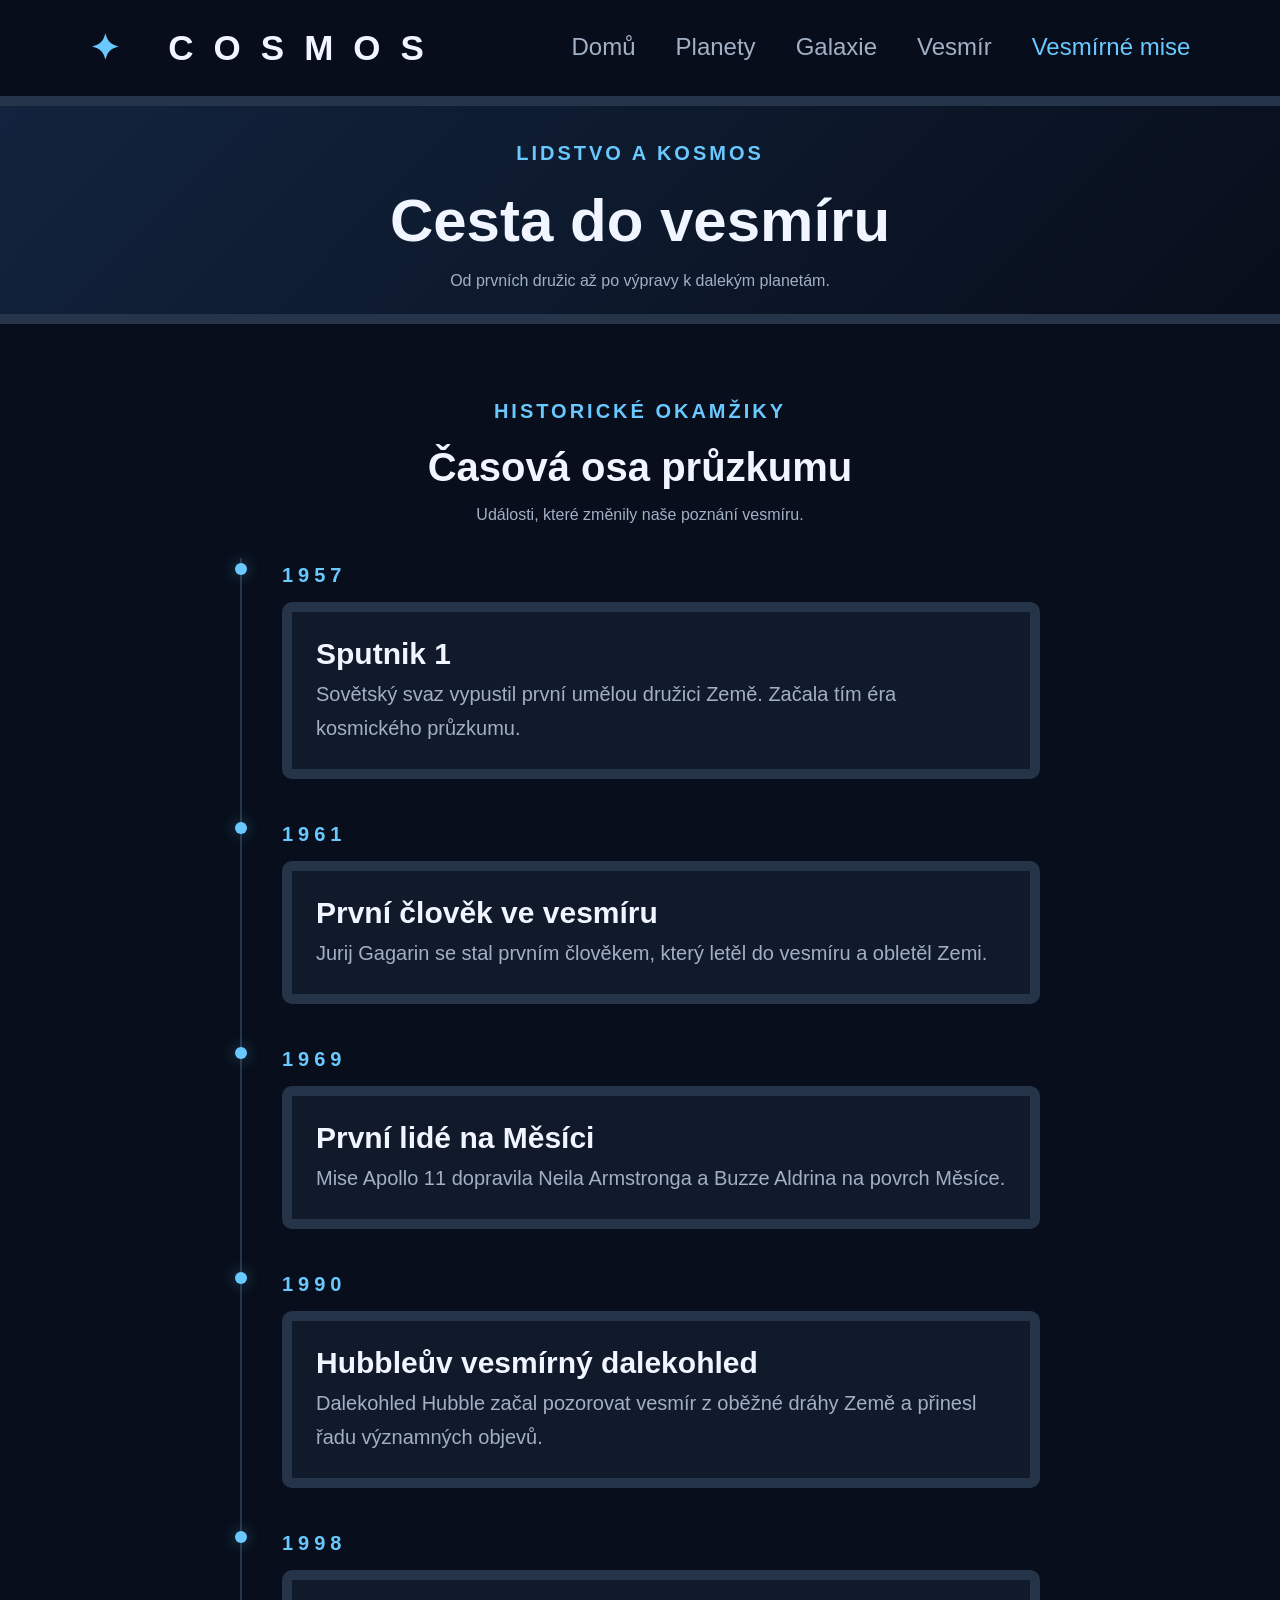
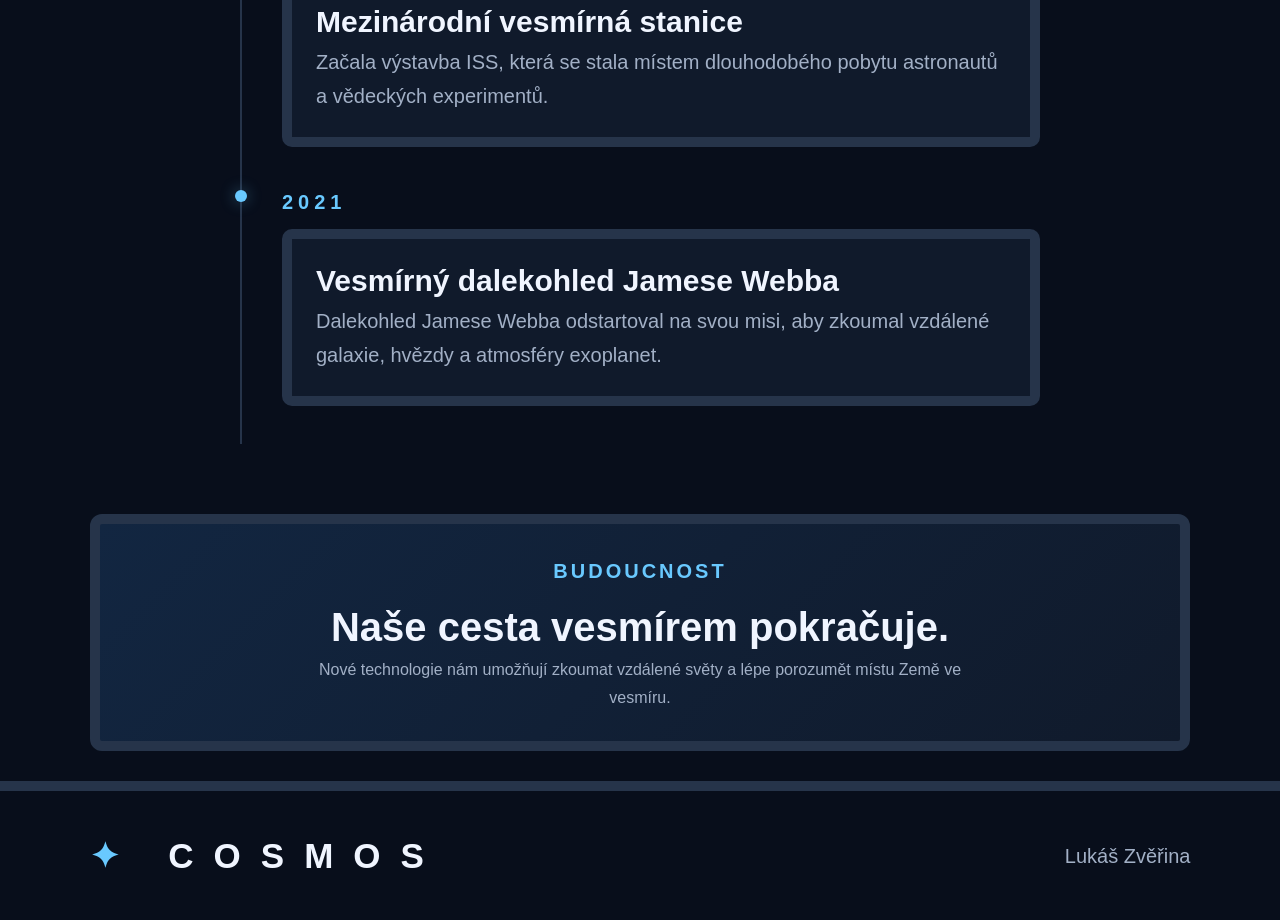
<file: mise.html>
<!DOCTYPE html>
<html lang="cs">
<head>
    <meta charset="UTF-8">
    <meta name="viewport" content="width=device-width, initial-scale=1.0">

 <!-- FAVICON -->
    <link rel="icon"  href="https://assets.streamlinehq.com/image/private/w_400,h_400,ar_1/f_auto/v1/icons/vectors/star-sparkle-4-0081d.png?">

    <title>Vesmírné mise | COSMOS</title>
    <link rel="stylesheet" href="style.css">
</head>
<body>

<header class="header">
    <a href="index.html" class="logo">✦ COSMOS</a>
    <nav class="navigation">
        <a href="index.html">Domů</a>
        <a href="planety.html">Planety</a>
<a href="galaxie.html">Galaxie</a>
        <a href="vesmir.html">Vesmír</a>
        <a href="mise.html" class="active">Vesmírné mise</a>
    </nav>
</header>

<main>
    <section class="page-hero">
        <p class="eyebrow">LIDSTVO A KOSMOS</p>
        <h1>Cesta do vesmíru</h1>
        <p>Od prvních družic až po výpravy k dalekým planetám.</p>
    </section>

    <section class="section">
        <div class="section-heading">
            <p class="eyebrow">HISTORICKÉ OKAMŽIKY</p>
            <h2>Časová osa průzkumu</h2>
            <p>Události, které změnily naše poznání vesmíru.</p>
        </div>

        <div class="timeline">

            <article class="timeline-item">
                <span class="timeline-year">1957</span>
                <div class="timeline-content">
                    <h3>Sputnik 1</h3>
                    <p>Sovětský svaz vypustil první umělou družici Země. Začala tím éra kosmického průzkumu.</p>
                </div>
            </article>

            <article class="timeline-item">
                <span class="timeline-year">1961</span>
                <div class="timeline-content">
                    <h3>První člověk ve vesmíru</h3>
                    <p>Jurij Gagarin se stal prvním člověkem, který letěl do vesmíru a obletěl Zemi.</p>
                </div>
            </article>

            <article class="timeline-item">
                <span class="timeline-year">1969</span>
                <div class="timeline-content">
                    <h3>První lidé na Měsíci</h3>
                    <p>Mise Apollo 11 dopravila Neila Armstronga a Buzze Aldrina na povrch Měsíce.</p>
                </div>
            </article>

            <article class="timeline-item">
                <span class="timeline-year">1990</span>
                <div class="timeline-content">
                    <h3>Hubbleův vesmírný dalekohled</h3>
                    <p>Dalekohled Hubble začal pozorovat vesmír z oběžné dráhy Země a přinesl řadu významných objevů.</p>
                </div>
            </article>

            <article class="timeline-item">
                <span class="timeline-year">1998</span>
                <div class="timeline-content">
                    <h3>Mezinárodní vesmírná stanice</h3>
                    <p>Začala výstavba ISS, která se stala místem dlouhodobého pobytu astronautů a vědeckých experimentů.</p>
                </div>
            </article>

            <article class="timeline-item">
                <span class="timeline-year">2021</span>
                <div class="timeline-content">
                    <h3>Vesmírný dalekohled Jamese Webba</h3>
                    <p>Dalekohled Jamese Webba odstartoval na svou misi, aby zkoumal vzdálené galaxie, hvězdy a atmosféry exoplanet.</p>
                </div>
            </article>

        </div>
    </section>

    <section class="fact-banner">
        <p class="eyebrow">BUDOUCNOST</p>
        <h2>Naše cesta vesmírem pokračuje.</h2>
        <p>Nové technologie nám umožňují zkoumat vzdálené světy
        a lépe porozumět místu Země ve vesmíru.</p>
    </section>
</main>

<footer class="footer">
    <a href="index.html" class="logo">✦ COSMOS</a>
    <p>Lukáš Zvěřina</p>
</footer>

</body>
</html>
</file>
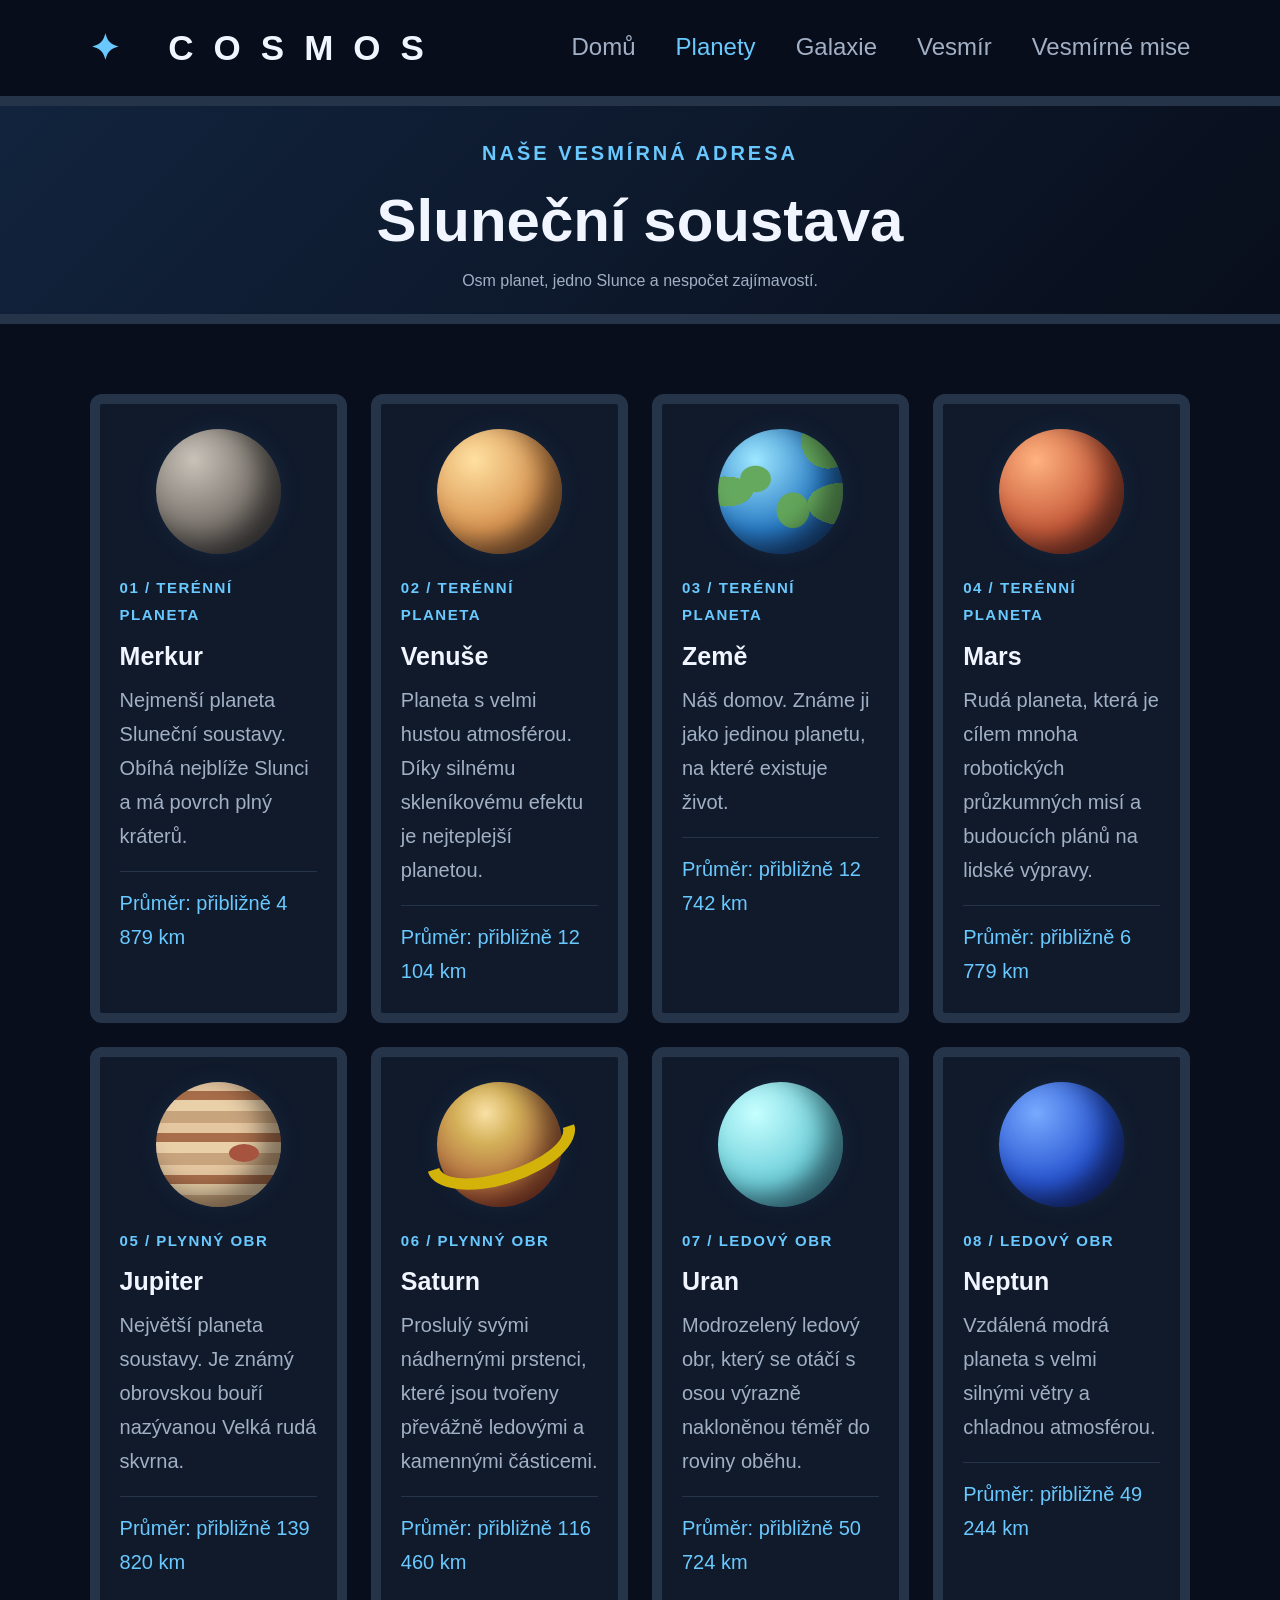
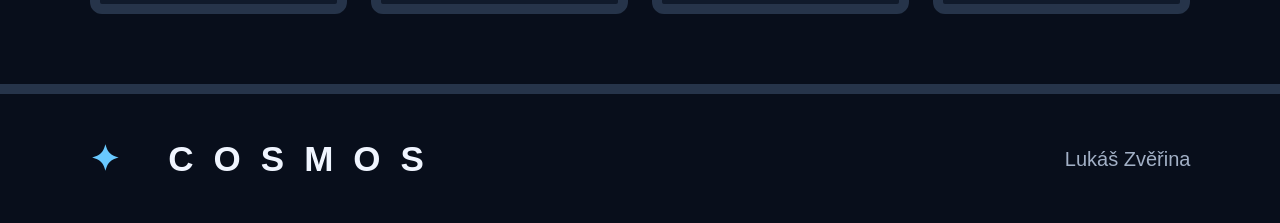
<file: planety.html>
<!DOCTYPE html>
<html lang="cs">
<head>
    <meta charset="UTF-8">
    <meta name="viewport" content="width=device-width, initial-scale=1.0">
<!-- FAVICON -->
    <link rel="icon"  href="https://assets.streamlinehq.com/image/private/w_400,h_400,ar_1/f_auto/v1/icons/vectors/star-sparkle-4-0081d.png?">
    <title>Planety | COSMOS</title>
    <link rel="stylesheet" href="style.css">
</head>
<body>

<header class="header">
    <a href="index.html" class="logo">✦ COSMOS</a>
    <nav class="navigation">
        <a href="index.html">Domů</a>
        <a href="planety.html" class="active">Planety</a>
<a href="galaxie.html">Galaxie</a>
        <a href="vesmir.html">Vesmír</a>
        <a href="mise.html">Vesmírné mise</a>
    </nav>
</header>

<main>
    <section class="page-hero">
        <p class="eyebrow">NAŠE VESMÍRNÁ ADRESA</p>
        <h1>Sluneční soustava</h1>
        <p>Osm planet, jedno Slunce a nespočet zajímavostí.</p>
    </section>

    <section class="section">
        <div class="planet-grid">

            <article class="planet-card">
                <div class="planet mercury"></div>
                <span class="card-number">01 / TERÉNNÍ PLANETA</span>
                <h2>Merkur</h2>
                <p>Nejmenší planeta Sluneční soustavy. Obíhá nejblíže Slunci a má povrch plný kráterů.</p>
                <p class="planet-fact">Průměr: přibližně 4 879 km</p>
            </article>

            <article class="planet-card">
                <div class="planet venus"></div>
                <span class="card-number">02 / TERÉNNÍ PLANETA</span>
                <h2>Venuše</h2>
                <p>Planeta s velmi hustou atmosférou. Díky silnému skleníkovému efektu je nejteplejší planetou.</p>
                <p class="planet-fact">Průměr: přibližně 12 104 km</p>
            </article>

            <article class="planet-card">
                <div class="planet earth"></div>
                <span class="card-number">03 / TERÉNNÍ PLANETA</span>
                <h2>Země</h2>
                <p>Náš domov. Známe ji jako jedinou planetu, na které existuje život.</p>
                <p class="planet-fact">Průměr: přibližně 12 742 km</p>
            </article>

            <article class="planet-card">
                <div class="planet mars"></div>
                <span class="card-number">04 / TERÉNNÍ PLANETA</span>
                <h2>Mars</h2>
                <p>Rudá planeta, která je cílem mnoha robotických průzkumných misí a budoucích plánů na lidské výpravy.</p>
                <p class="planet-fact">Průměr: přibližně 6 779 km</p>
            </article>

            <article class="planet-card">
                <div class="planet jupiter"></div>
                <span class="card-number">05 / PLYNNÝ OBR</span>
                <h2>Jupiter</h2>
                <p>Největší planeta soustavy. Je známý obrovskou bouří nazývanou Velká rudá skvrna.</p>
                <p class="planet-fact">Průměr: přibližně 139 820 km</p>
            </article>

            <article class="planet-card">
                <div class="planet saturn"></div>
                <span class="card-number">06 / PLYNNÝ OBR</span>
                <h2>Saturn</h2>
                <p>Proslulý svými nádhernými prstenci, které jsou tvořeny převážně ledovými a kamennými částicemi.</p>
                <p class="planet-fact">Průměr: přibližně 116 460 km</p>
            </article>

            <article class="planet-card">
                <div class="planet uranus"></div>
                <span class="card-number">07 / LEDOVÝ OBR</span>
                <h2>Uran</h2>
                <p>Modrozelený ledový obr, který se otáčí s osou výrazně nakloněnou téměř do roviny oběhu.</p>
                <p class="planet-fact">Průměr: přibližně 50 724 km</p>
            </article>

            <article class="planet-card">
                <div class="planet neptune"></div>
                <span class="card-number">08 / LEDOVÝ OBR</span>
                <h2>Neptun</h2>
                <p>Vzdálená modrá planeta s velmi silnými větry a chladnou atmosférou.</p>
                <p class="planet-fact">Průměr: přibližně 49 244 km</p>
            </article>

        </div>
    </section>
</main>

<footer class="footer">
    <a href="index.html" class="logo">✦ COSMOS</a>
    <p>Lukáš Zvěřina</p>
</footer>

</body>
</html>
</file>
<file: style.css>
/* COSMOS - HLAVNI STYL WEBU */

* {
    margin: 0;
    padding: 0;
    box-sizing: border-box;
}

:root {
    --background: #080e1b;
    --surface: #101a2b;
    --surface-light: #17243a;
    --text: #f0f5ff;
    --muted: #a2b0c6;
    --accent: #69c9ff;
    --border: #26344a;
}

html {
    scroll-behavior: smooth;
}

body {
    background: var(--background);
    color: var(--text);
    font-family: Arial, Helvetica, sans-serif;
    line-height: 1.7;

    /* Odsazení kvůli pevné navigaci */
    padding-top: 76px;
}
a {
    color: inherit;
    text-decoration: none;
}

img {
    display: block;
    width: 100%;
    object-fit: cover;
}

h1,
h2,
h3 {
    line-height: 1.2;
}

p {
    color: var(--muted);
}

/* HLAVICKA A NAVIGACE */

.header {
    min-height: 76px;
    padding: 18px 7%;
    display: flex;
    align-items: center;
    justify-content: space-between;
    gap: 24px;
    flex-wrap: wrap;
    background: rgba(8, 14, 27, 0.98);
    border-bottom: 10px solid var(--border);

    /* NOVÉ VLASTNOSTI */
    position: fixed;
    top: 0;
    left: 0;
    width: 100%;
    z-index: 1000;
}
.logo {
    color: var(--text);
    font-size: 35px;
    font-weight: bold;
    letter-spacing: 20px;
    white-space: nowrap;
}

.logo:first-letter {
    color: var(--accent);
}

.navigation {
    display: flex;
    align-items: center;
    gap: 40px;

    flex-wrap: wrap;
}

.navigation a {
    color: var(--muted);
    font-size: 24px;
    transition: color 0.2s;
}

.navigation a:hover,
.navigation a.active {
    color: var(--accent);
}

/* UVODNI HERO BLOK */

.hero {
    min-height: 530px;
    display: flex;
    align-items: center;
    padding: 90px 9%;
    background:
        linear-gradient(
            90deg,
            rgba(8, 14, 27, 0.98) 0%,
            rgba(8, 14, 27, 0.83) 48%,
            rgba(8, 14, 27, 0.18) 100%
        ),
        url("https://images.unsplash.com/photo-1462331940025-496dfbfc7564?auto=format&fit=crop&w=1800&q=85")
        center / cover no-repeat;
}

.hero-content {
    max-width: 650px;
}

.eyebrow {
    color: var(--accent);
    font-size: 20px;
    font-weight: bold;
    letter-spacing: 3px;
    text-transform: uppercase;
    margin-bottom: 15px;
}

.hero h1 {
    font-size: clamp(38px, 6vw, 68px);
    letter-spacing: -2px;
    margin-bottom: 22px;
}

.hero h1 span {
    color: var(--accent);
}

.hero-text {
    max-width: 500px;
    font-size: 20px;
    margin-bottom: 30px;
}

/* TLACITKO */

.button {
    display: inline-block;
    padding: 13px 23px;
    border-radius: 6px;
    background: var(--accent);
    color: #071321;
    font-weight: bold;
    transition: transform 0.2s, background 0.2s;
}

.button:hover {
    background: #a0e0ff;
    transform: translateY(-2px);
}

/* SEKCE A NADPISY */

.section {
    padding: 70px 7%;
}

.section-heading {
    text-align: center;
    max-width: 650px;
    margin: 0 auto 30px;
}

.section-heading h2,
.fact-banner h2 {
    font-size: clamp(27px, 4vw, 40px);
    margin-bottom: 10px;
}

.section-heading > p:last-child {
    margin-top: 10px;
}

/* KARTY S OBSAHEM */

.card-grid {
    display: grid;
    grid-template-columns: repeat(3, minmax(0, 1fr));
    gap: 24px;
}

.card {
    overflow: hidden;
    background: var(--surface);
    border: 10px solid var(--border);
    border-radius: 12px;
    transition: transform 0.25s, border-color 0.25s;
}

.card:hover {
    transform: translateY(-5px);
    border-color: var(--accent);
}

.card img {
    height: 210px;
    transition: transform 0.3s;
}

.card:hover img {
    transform: scale(1.03);
}

.card-content {
    padding: 30px;
}

.card-number {
    color: var(--accent);
    font-size: 15px;
    letter-spacing: 1.5px;
    font-weight: bold;
}

.card h3 {
    font-size: 22px;
    margin: 12px 0;
}

.card-content p {
    font-size: 20px;
}

.card-link {
    display: inline-block;
    margin-top: 10px;
    color: var(--accent);
    font-size: 20px;
    font-weight: bold;
}

/* SPODNI INFORMACNI BLOK */

.fact-banner {
    margin: 0 7% 30px;
    padding: 30px;
    border: 10px solid var(--border);
    border-radius: 12px;
    background: linear-gradient(135deg, #122641, #101a2b);
    text-align: center;
}

.fact-banner h2 {
    max-width: 800px;
    margin: 0 auto 5px;
}

.fact-banner p:last-child {
    max-width: 700px;
    margin: 0 auto;
}

/* PODSTRANKY */

.page-hero {
    padding: 60px 7% 20px;
    text-align: center;
    background: linear-gradient(135deg, #12243e, #080e1b);
    border-bottom: 10px solid var(--border);
}

.page-hero h1 {
    font-size: clamp(34px, 5vw, 60px);
    margin-bottom: 10px;
}

.page-hero > p:last-child {
    max-width: 650px;
    margin: 0 auto;
}

/* PLANETY */

.planet-grid {
    display: grid;
    grid-template-columns: repeat(4, minmax(0, 1fr));
    gap: 24px;
}

.planet-card {
    padding: 25px 20px;
    background: var(--surface);
    border: 10px solid var(--border);
    border-radius: 12px;
    transition: transform 0.2s, border-color 0.2s;
}

.planet-card:hover {
    transform: translateY(-4px);
    border-color: var(--accent);
}

.planet {
    width: 125px;
    height: 125px;
    margin: 0 auto 20px;
    border-radius: 50%;
    box-shadow: inset -18px -12px 25px rgba(0, 0, 0, 0.45),
                0 0 25px rgba(100, 160, 255, 0.08);
}

/* Barevne modely planet vytvorene pouze CSS */

.mercury {
    background: radial-gradient(circle at 30% 25%, #c8c2b9, #77716a 55%, #35333a);
}

.venus {
    background: radial-gradient(circle at 30% 25%, #ffe0a0, #d99552 55%, #78472e);
}

.earth {
    background:
        radial-gradient(ellipse at 30% 40%, #65a95e 0 12%, transparent 13%),
	radial-gradient(ellipse at 88% 10%, #65a95e 0 17%, transparent 13%),
	radial-gradient(ellipse at 5% 50%, #65a95e 0 17%, transparent 13%),
	radial-gradient(ellipse at 100% 60%, #65a95e 0 20%, transparent 13%),
        radial-gradient(ellipse at 60% 65%, #63a65b 0 15%, transparent 16%),
        radial-gradient(circle at 30% 25%, #9de7ff, #287bc5 55%, #102a65);
}

.mars {
    background: radial-gradient(circle at 30% 25%, #ffb27f, #c75b3b 55%, #6e2925);
}

.jupiter {
    background: repeating-linear-gradient(
        0deg,
        #c8a47d 0 12px,
        #ead0a9 12px 23px,
        #a86e4b 23px 32px,
        #e4c6a0 32px 42px
    );
    position: relative;
    overflow: hidden;
}

.jupiter::after {
    content: "";
    position: absolute;
    width: 30px;
    height: 18px;
    top: 62px;
    right: 22px;
    border-radius: 50%;
    background: #a65340;
}

.saturn {
    background: radial-gradient(circle at 39% 25%, #f9e1a5, #d4b15a 25%, #8b2020);
    position: relative;
    z-index: 1;
}

/* Pouze přední část prstence */
.saturn::after {
    content: "";
    position: absolute;
    width: 130px;
    height: 48px;
    top: 30px;
    left: -13px;
    border: 12px solid #d3b20a;
    border-radius: 50%;
    transform: rotate(-18deg);
    clip-path: inset(50% 0 0 0);
    z-index: 2;
}.uranus {
    background: radial-gradient(circle at 30% 25%, #c6ffff, #70d0db 55%, #337e9c);
}

.neptune {
    background: radial-gradient(circle at 30% 25%, #77aaff, #2855d1 55%, #101a66);
}

.planet-card h2 {
    font-size: 25px;
    margin: 12px 0;
}

.planet-card > p {
    font-size: 20px;
}

.planet-fact {
    margin-top: 18px;
    padding-top: 14px;
    border-top: 1px solid var(--border);
    color: var(--accent);
    font-size: 20px !important;
}

/* CASOVA OSA VESMIRNYCH MISI */

.timeline {
    max-width: 800px;
    margin: 0 auto;
    border-left: 2px solid var(--border);
    padding-left: 30px;
}

.timeline-item {
    position: relative;
    padding: 0 0 38px 10px;
}

.timeline-item::before {
    content: "";
    position: absolute;
    width: 12px;
    height: 12px;
    left: -37px;
    top: 5px;
    border-radius: 50%;
    background: var(--accent);
    box-shadow: 0 0 15px rgba(105, 201, 255, 0.4);
}

.timeline-year {
    display: inline-block;
    margin-bottom: 10px;
    color: var(--accent);
    font-size: 20px;
    font-weight: bold;
    letter-spacing: 5px;
}

.timeline-content {
    padding: 24px;
    background: var(--surface);
    border: 10px solid var(--border);
    border-radius: 10px;
}

.timeline-content h3 {
    margin-bottom: 5px;
    font-size: 30px;
}

.timeline-content p {
    font-size: 20px;
}

/* PATICKA */

.footer {
    padding: 35px 7%;
    display: flex;
    align-items: center;
    justify-content: space-between;
    gap: 20px;
    flex-wrap: wrap;
    border-top: 10px solid var(--border);
}

/* Lukáš Zvěřina*/
.footer p {
    font-size: 20px;
}


@media (max-width: 600px) {
    .header {
        padding: 18px 5%;
        gap: 15px;
    }

    .navigation {
        gap: 12px 18px;
    }

    .navigation a {
        font-size: 12px;
    }

    .hero {
        min-height: 470px;
        padding: 65px 7%;
        background-position: center;
    }

    .hero h1 {
        letter-spacing: -1px;
    }

    .hero-text {
        font-size: 15px;
    }

    .section {
        padding: 50px 6%;
    }

    .card-grid,
    .planet-grid {
        grid-template-columns: 1fr;
    }

    .planet-card {
        padding: 28px;
    }

    .fact-banner {
        margin: 0 6% 50px;
        padding: 30px 20px;
    }

    .page-hero {
        padding: 55px 6% 40px;
    }

    .timeline {
        padding-left: 22px;
    }

    .timeline-item::before {
        left: -29px;
    }

    .timeline-content {
        padding: 18px;
    }

    .footer {
        flex-direction: column;
        text-align: center;
    }
}

/* MOBILNI TELEFONY A TABLETY */

@media (max-width: 1000px) {
    .planet-grid {
        grid-template-columns: repeat(2, minmax(0, 1fr));
    }

    .card-grid {
        grid-template-columns: repeat(2, minmax(0, 1fr));
    }

    .header {
        justify-content: center;
    }

    .navigation {
        justify-content: center;
    }
}


/* STRANKA GALAXIE */

.galaxy-hero {
    background:
        linear-gradient(
            rgba(8, 14, 27, 0.65),
            rgba(8, 14, 27, 0.95)
        ),
        url("https://images.unsplash.com/photo-1462331940025-496dfbfc7564?auto=format&fit=crop&w=1800&q=85")
        center / cover no-repeat;
    padding-top: 90px;
    padding-bottom: 90px;
}

.galaxy-hero h1 {
    max-width: 800px;
    margin: 0 auto 20px;
}

.galaxy-hero > p:last-child {
    max-width: 650px;
    margin: 0 auto;
    font-size: 18px;
}

.galaxy-grid .card img {
    height: 230px;
}

.galaxy-grid .card-content {
    min-height: 200px;
}

.galaxy-grid .card h3 {
    color: var(--text);
}

.galaxy-grid .card:hover {
    box-shadow: 0 12px 35px rgba(55, 105, 190, 0.12);
}

.galaxy-fact {
    background:
        radial-gradient(
            ellipse at top right,
            rgba(75, 89, 180, 0.25),
            transparent 65%
        ),
        var(--surface);
}

@media (max-width: 600px) {
    .galaxy-hero {
        padding-top: 65px;
        padding-bottom: 65px;
    }

    .galaxy-grid .card img {
        height: 210px;
    }

    .galaxy-grid .card-content {
        min-height: auto;
    }
}
</file>
